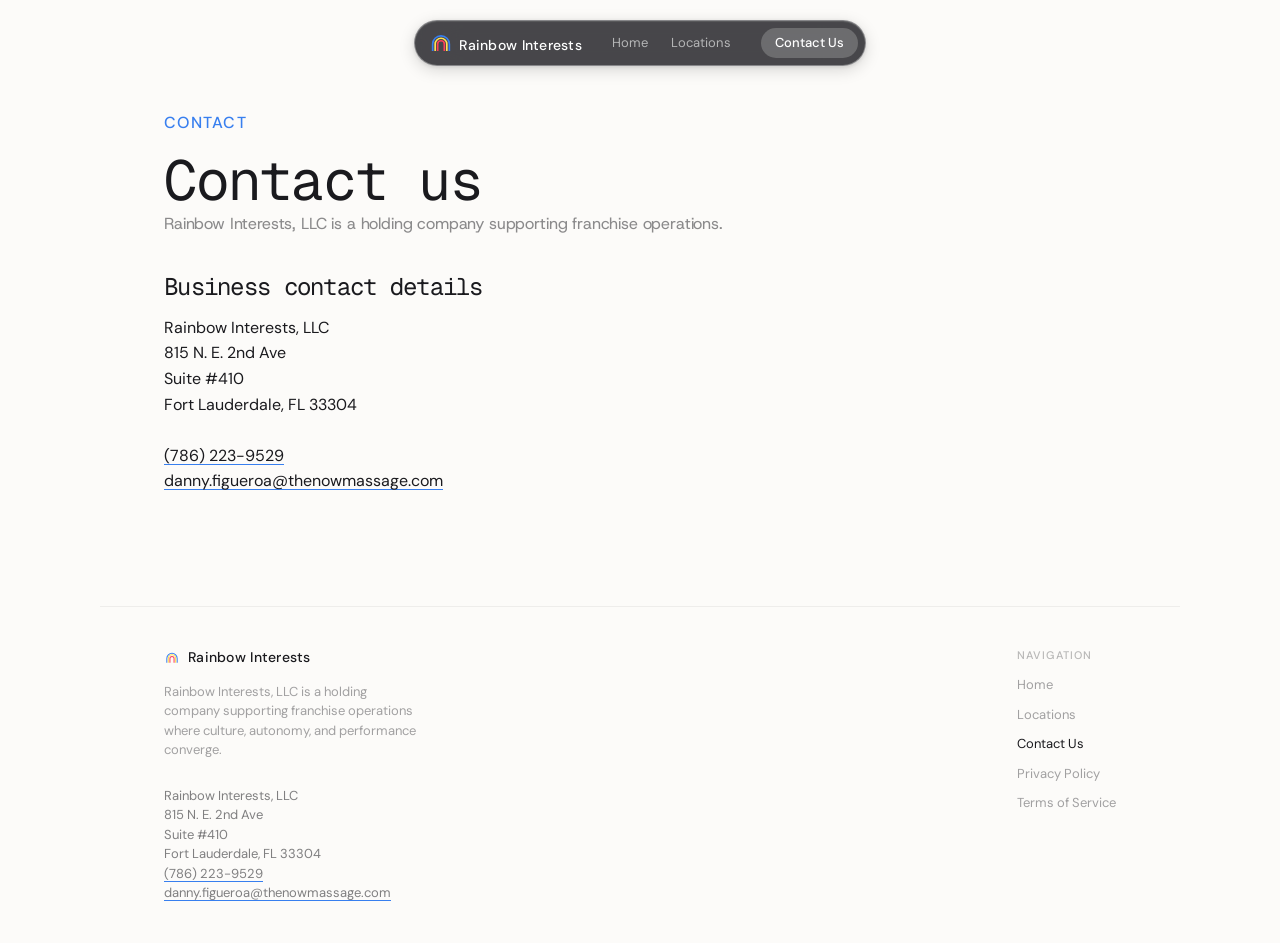
<file: contact.html>
<!doctype html>
<html lang="en">
<head>
  <script>document.documentElement.classList.add('js');</script>
  <meta charset="utf-8">
  <meta name="viewport" content="width=device-width, initial-scale=1">
  <title>Contact Us | Rainbow Interests</title>
  <meta name="description" content="Contact details for Rainbow Interests, LLC.">
  <link rel="preconnect" href="https://fonts.googleapis.com">
  <link rel="preconnect" href="https://fonts.gstatic.com" crossorigin>
  <link href="https://fonts.googleapis.com/css2?family=DM+Sans:wght@400;500&family=Host+Grotesk:wght@400&family=Geist+Mono:wght@300;400;500;600&display=swap" rel="stylesheet">
  <link rel="stylesheet" href="site.css">
  <link rel="stylesheet" href="legal.css">
  <script src="site.js" defer></script>
</head>
<body>
  <div class="page">
    <!-- site-nav -->
    <nav class="nav-outer" aria-label="Primary navigation">
      <div class="nav-pill" id="navPill">
        <a href="index.html" class="nav-logo-group">
          <img src="logo-dark.svg" alt="Rainbow Interests logo" class="nav-logo-img">
          <span class="nav-brand">Rainbow Interests</span>
        </a>
        <div class="nav-links">
          <a href="index.html">Home</a>
          <a href="locations.html">Locations</a>
        </div>
        <a href="contact.html" class="nav-get-started" aria-current="page">Contact Us</a>
        <button type="button" class="nav-hamburger" id="hamburgerBtn" aria-label="Open menu" aria-expanded="false" aria-controls="mobileNav">
          <span></span>
        </button>
      </div>
    </nav>
    <!-- /site-nav -->

    <!-- site-overlay -->
    <div class="mobile-nav-overlay" id="mobileNav" role="dialog" aria-modal="true" aria-label="Menu" aria-hidden="true">
      <a href="index.html">Home</a>
      <a href="locations.html">Locations</a>
      <a href="contact.html" aria-current="page">Contact Us</a>
      <button type="button" class="mobile-nav-close" id="mobileNavClose" aria-label="Close menu"></button>
    </div>
    <!-- /site-overlay -->

    <main class="legal-main content-wrap">
      <p class="eyebrow">Contact</p>
      <h1>Contact us</h1>
      <p class="intro">Rainbow Interests, LLC is a holding company supporting franchise operations.</p>
      <section class="legal-section">
        <h2>Business contact details</h2>
        <address>Rainbow Interests, LLC<br>815 N. E. 2nd Ave<br>Suite #410<br>Fort Lauderdale, FL 33304<br><br><a href="tel:+17862239529">(786) 223-9529</a><br><a href="mailto:danny.figueroa@thenowmassage.com">danny.figueroa@thenowmassage.com</a></address>
      </section>
    </main>

    <!-- site-footer -->
    <footer class="footer content-wrap">
      <div class="footer-left">
        <a href="index.html" class="footer-logo">
          <svg viewBox="-20 -40 240 170" xmlns="http://www.w3.org/2000/svg">
            <path d="M 20 120 L 20 60 A 80 80 0 0 1 180 60 L 180 120" fill="none" stroke="#387FEF" stroke-width="16" stroke-linecap="square"/>
            <path d="M 44 120 L 44 60 A 56 56 0 0 1 156 60 L 156 120" fill="none" stroke="#FFE154" stroke-width="16" stroke-linecap="square"/>
            <path d="M 68 120 L 68 60 A 32 32 0 0 1 132 60 L 132 120" fill="none" stroke="#FF3F5A" stroke-width="16" stroke-linecap="square"/>
          </svg>
          <span>Rainbow Interests</span>
        </a>
        <p class="footer-desc">Rainbow Interests, LLC is a holding company supporting franchise operations where culture, autonomy, and performance converge.</p>
        <address class="footer-address">Rainbow Interests, LLC<br>815 N. E. 2nd Ave<br>Suite #410<br>Fort Lauderdale, FL 33304<br><a href="tel:+17862239529">(786) 223-9529</a><br><a href="mailto:danny.figueroa@thenowmassage.com">danny.figueroa@thenowmassage.com</a></address>
      </div>
      <div class="footer-right">
        <span class="footer-right-heading">Navigation</span>
        <nav class="footer-nav" aria-label="Footer navigation">
          <a href="index.html">Home</a>
          <a href="locations.html">Locations</a>
          <a href="contact.html" aria-current="page">Contact Us</a>
          <a href="privacy.html">Privacy Policy</a>
          <a href="terms.html">Terms of Service</a>
        </nav>
      </div>
    </footer>
    <!-- /site-footer -->
  </div>
</body>
</html>
</file>
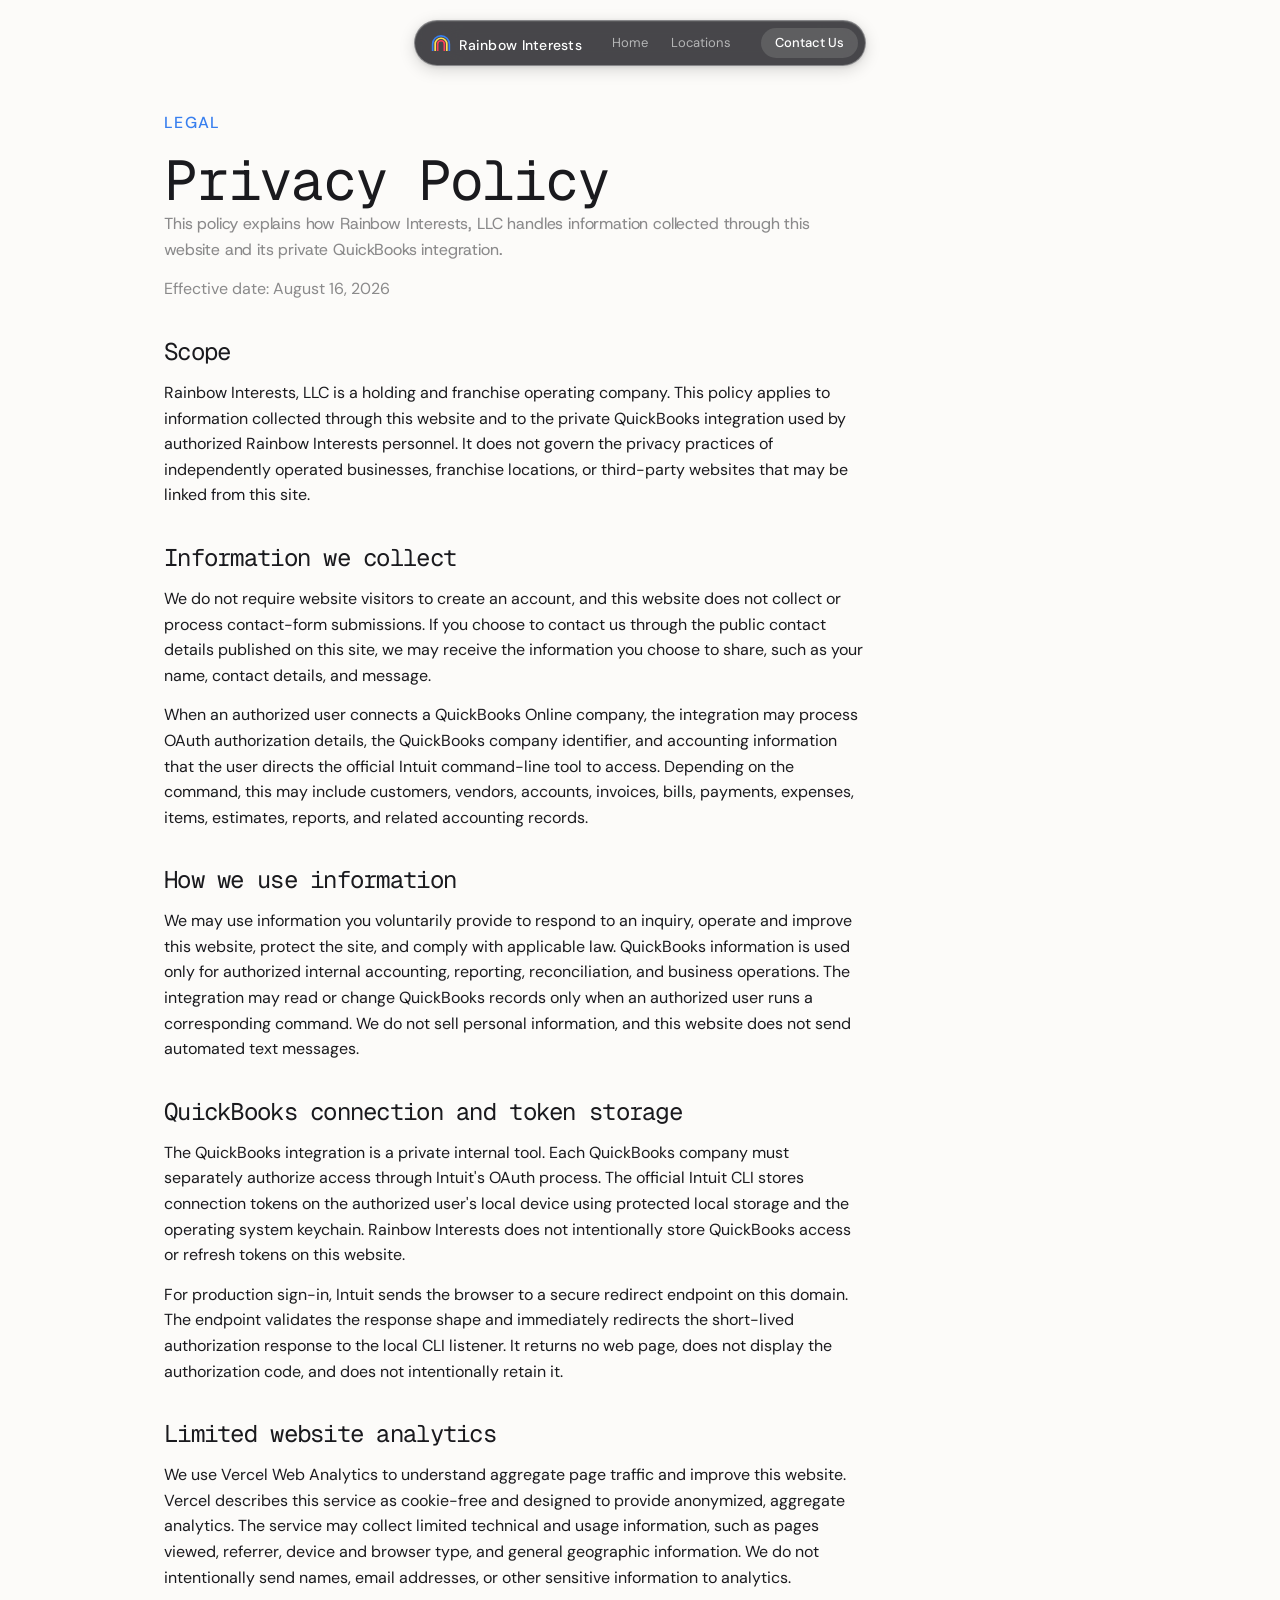
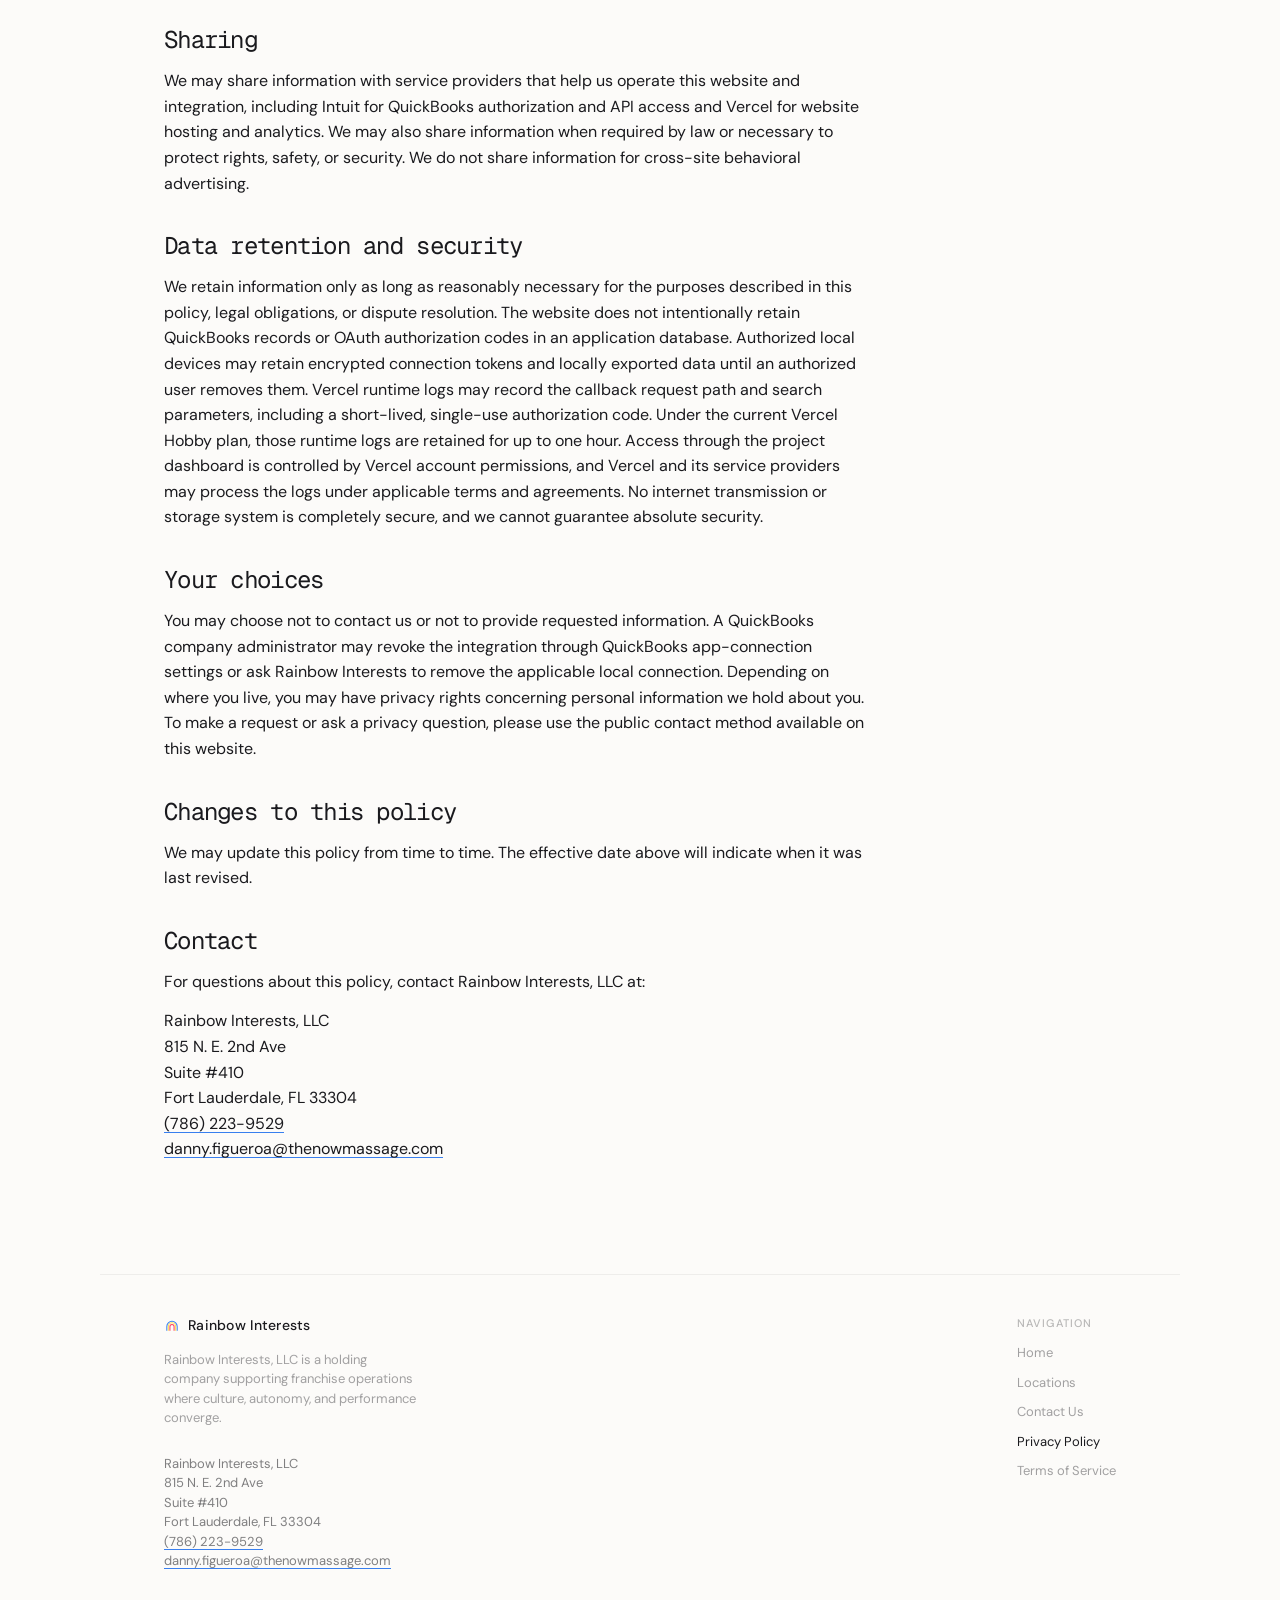
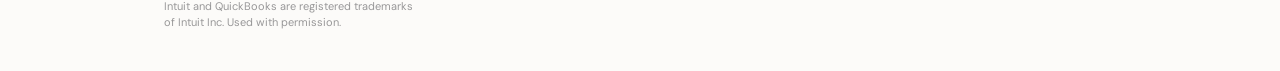
<file: privacy.html>
<!doctype html>
<html lang="en">
<head>
  <script>document.documentElement.classList.add('js');</script>
  <meta charset="utf-8">
  <meta name="viewport" content="width=device-width, initial-scale=1">
  <title>Privacy Policy | Rainbow Interests</title>
  <meta name="description" content="Privacy Policy for Rainbow Interests, LLC.">
  <link rel="preconnect" href="https://fonts.googleapis.com">
  <link rel="preconnect" href="https://fonts.gstatic.com" crossorigin>
  <link href="https://fonts.googleapis.com/css2?family=DM+Sans:wght@400;500&family=Host+Grotesk:wght@400&family=Geist+Mono:wght@300;400;500;600&display=swap" rel="stylesheet">
  <link rel="stylesheet" href="site.css">
  <link rel="stylesheet" href="legal.css">
  <script src="site.js" defer></script>
</head>
<body>
  <div class="page">
    <!-- site-nav -->
    <nav class="nav-outer" aria-label="Primary navigation">
      <div class="nav-pill" id="navPill">
        <a href="index.html" class="nav-logo-group">
          <img src="logo-dark.svg" alt="Rainbow Interests logo" class="nav-logo-img">
          <span class="nav-brand">Rainbow Interests</span>
        </a>
        <div class="nav-links">
          <a href="index.html">Home</a>
          <a href="locations.html">Locations</a>
        </div>
        <a href="contact.html" class="nav-get-started">Contact Us</a>
        <button type="button" class="nav-hamburger" id="hamburgerBtn" aria-label="Open menu" aria-expanded="false" aria-controls="mobileNav">
          <span></span>
        </button>
      </div>
    </nav>
    <!-- /site-nav -->

    <!-- site-overlay -->
    <div class="mobile-nav-overlay" id="mobileNav" role="dialog" aria-modal="true" aria-label="Menu" aria-hidden="true">
      <a href="index.html">Home</a>
      <a href="locations.html">Locations</a>
      <a href="contact.html">Contact Us</a>
      <button type="button" class="mobile-nav-close" id="mobileNavClose" aria-label="Close menu"></button>
    </div>
    <!-- /site-overlay -->

    <main class="legal-main content-wrap">
      <p class="eyebrow">Legal</p>
      <h1>Privacy Policy</h1>
      <p class="intro">This policy explains how Rainbow Interests, LLC handles information collected through this website and its private QuickBooks integration.</p>
      <p class="effective">Effective date: August 16, 2026</p>

      <section class="legal-section"><h2>Scope</h2><p>Rainbow Interests, LLC is a holding and franchise operating company. This policy applies to information collected through this website and to the private QuickBooks integration used by authorized Rainbow Interests personnel. It does not govern the privacy practices of independently operated businesses, franchise locations, or third-party websites that may be linked from this site.</p></section>
      <section class="legal-section"><h2>Information we collect</h2><p>We do not require website visitors to create an account, and this website does not collect or process contact-form submissions. If you choose to contact us through the public contact details published on this site, we may receive the information you choose to share, such as your name, contact details, and message.</p><p>When an authorized user connects a QuickBooks Online company, the integration may process OAuth authorization details, the QuickBooks company identifier, and accounting information that the user directs the official Intuit command-line tool to access. Depending on the command, this may include customers, vendors, accounts, invoices, bills, payments, expenses, items, estimates, reports, and related accounting records.</p></section>
      <section class="legal-section"><h2>How we use information</h2><p>We may use information you voluntarily provide to respond to an inquiry, operate and improve this website, protect the site, and comply with applicable law. QuickBooks information is used only for authorized internal accounting, reporting, reconciliation, and business operations. The integration may read or change QuickBooks records only when an authorized user runs a corresponding command. We do not sell personal information, and this website does not send automated text messages.</p></section>
      <section class="legal-section"><h2>QuickBooks connection and token storage</h2><p>The QuickBooks integration is a private internal tool. Each QuickBooks company must separately authorize access through Intuit's OAuth process. The official Intuit CLI stores connection tokens on the authorized user's local device using protected local storage and the operating system keychain. Rainbow Interests does not intentionally store QuickBooks access or refresh tokens on this website.</p><p>For production sign-in, Intuit sends the browser to a secure redirect endpoint on this domain. The endpoint validates the response shape and immediately redirects the short-lived authorization response to the local CLI listener. It returns no web page, does not display the authorization code, and does not intentionally retain it.</p></section>
      <section class="legal-section"><h2>Limited website analytics</h2><p>We use Vercel Web Analytics to understand aggregate page traffic and improve this website. Vercel describes this service as cookie-free and designed to provide anonymized, aggregate analytics. The service may collect limited technical and usage information, such as pages viewed, referrer, device and browser type, and general geographic information. We do not intentionally send names, email addresses, or other sensitive information to analytics.</p></section>
      <section class="legal-section"><h2>Sharing</h2><p>We may share information with service providers that help us operate this website and integration, including Intuit for QuickBooks authorization and API access and Vercel for website hosting and analytics. We may also share information when required by law or necessary to protect rights, safety, or security. We do not share information for cross-site behavioral advertising.</p></section>
      <section class="legal-section"><h2>Data retention and security</h2><p>We retain information only as long as reasonably necessary for the purposes described in this policy, legal obligations, or dispute resolution. The website does not intentionally retain QuickBooks records or OAuth authorization codes in an application database. Authorized local devices may retain encrypted connection tokens and locally exported data until an authorized user removes them. Vercel runtime logs may record the callback request path and search parameters, including a short-lived, single-use authorization code. Under the current Vercel Hobby plan, those runtime logs are retained for up to one hour. Access through the project dashboard is controlled by Vercel account permissions, and Vercel and its service providers may process the logs under applicable terms and agreements. No internet transmission or storage system is completely secure, and we cannot guarantee absolute security.</p></section>
      <section class="legal-section"><h2>Your choices</h2><p>You may choose not to contact us or not to provide requested information. A QuickBooks company administrator may revoke the integration through QuickBooks app-connection settings or ask Rainbow Interests to remove the applicable local connection. Depending on where you live, you may have privacy rights concerning personal information we hold about you. To make a request or ask a privacy question, please use the public contact method available on this website.</p></section>
      <section class="legal-section"><h2>Changes to this policy</h2><p>We may update this policy from time to time. The effective date above will indicate when it was last revised.</p></section>
      <section class="legal-section"><h2>Contact</h2><p>For questions about this policy, contact Rainbow Interests, LLC at:</p><address>Rainbow Interests, LLC<br>815 N. E. 2nd Ave<br>Suite #410<br>Fort Lauderdale, FL 33304<br><a href="tel:+17862239529">(786) 223-9529</a><br><a href="mailto:danny.figueroa@thenowmassage.com">danny.figueroa@thenowmassage.com</a></address></section>
    </main>

    <!-- site-footer -->
    <footer class="footer content-wrap">
      <div class="footer-left">
        <a href="index.html" class="footer-logo">
          <svg viewBox="-20 -40 240 170" xmlns="http://www.w3.org/2000/svg">
            <path d="M 20 120 L 20 60 A 80 80 0 0 1 180 60 L 180 120" fill="none" stroke="#387FEF" stroke-width="16" stroke-linecap="square"/>
            <path d="M 44 120 L 44 60 A 56 56 0 0 1 156 60 L 156 120" fill="none" stroke="#FFE154" stroke-width="16" stroke-linecap="square"/>
            <path d="M 68 120 L 68 60 A 32 32 0 0 1 132 60 L 132 120" fill="none" stroke="#FF3F5A" stroke-width="16" stroke-linecap="square"/>
          </svg>
          <span>Rainbow Interests</span>
        </a>
        <p class="footer-desc">Rainbow Interests, LLC is a holding company supporting franchise operations where culture, autonomy, and performance converge.</p>
        <address class="footer-address">Rainbow Interests, LLC<br>815 N. E. 2nd Ave<br>Suite #410<br>Fort Lauderdale, FL 33304<br><a href="tel:+17862239529">(786) 223-9529</a><br><a href="mailto:danny.figueroa@thenowmassage.com">danny.figueroa@thenowmassage.com</a></address>
        <p class="trademark-notice">Intuit and QuickBooks are registered trademarks of Intuit Inc. Used with permission.</p>
      </div>
      <div class="footer-right">
        <span class="footer-right-heading">Navigation</span>
        <nav class="footer-nav" aria-label="Footer navigation">
          <a href="index.html">Home</a>
          <a href="locations.html">Locations</a>
          <a href="contact.html">Contact Us</a>
          <a href="privacy.html" aria-current="page">Privacy Policy</a>
          <a href="terms.html">Terms of Service</a>
        </nav>
      </div>
    </footer>
    <!-- /site-footer -->
  </div>
</body>
</html>
</file>
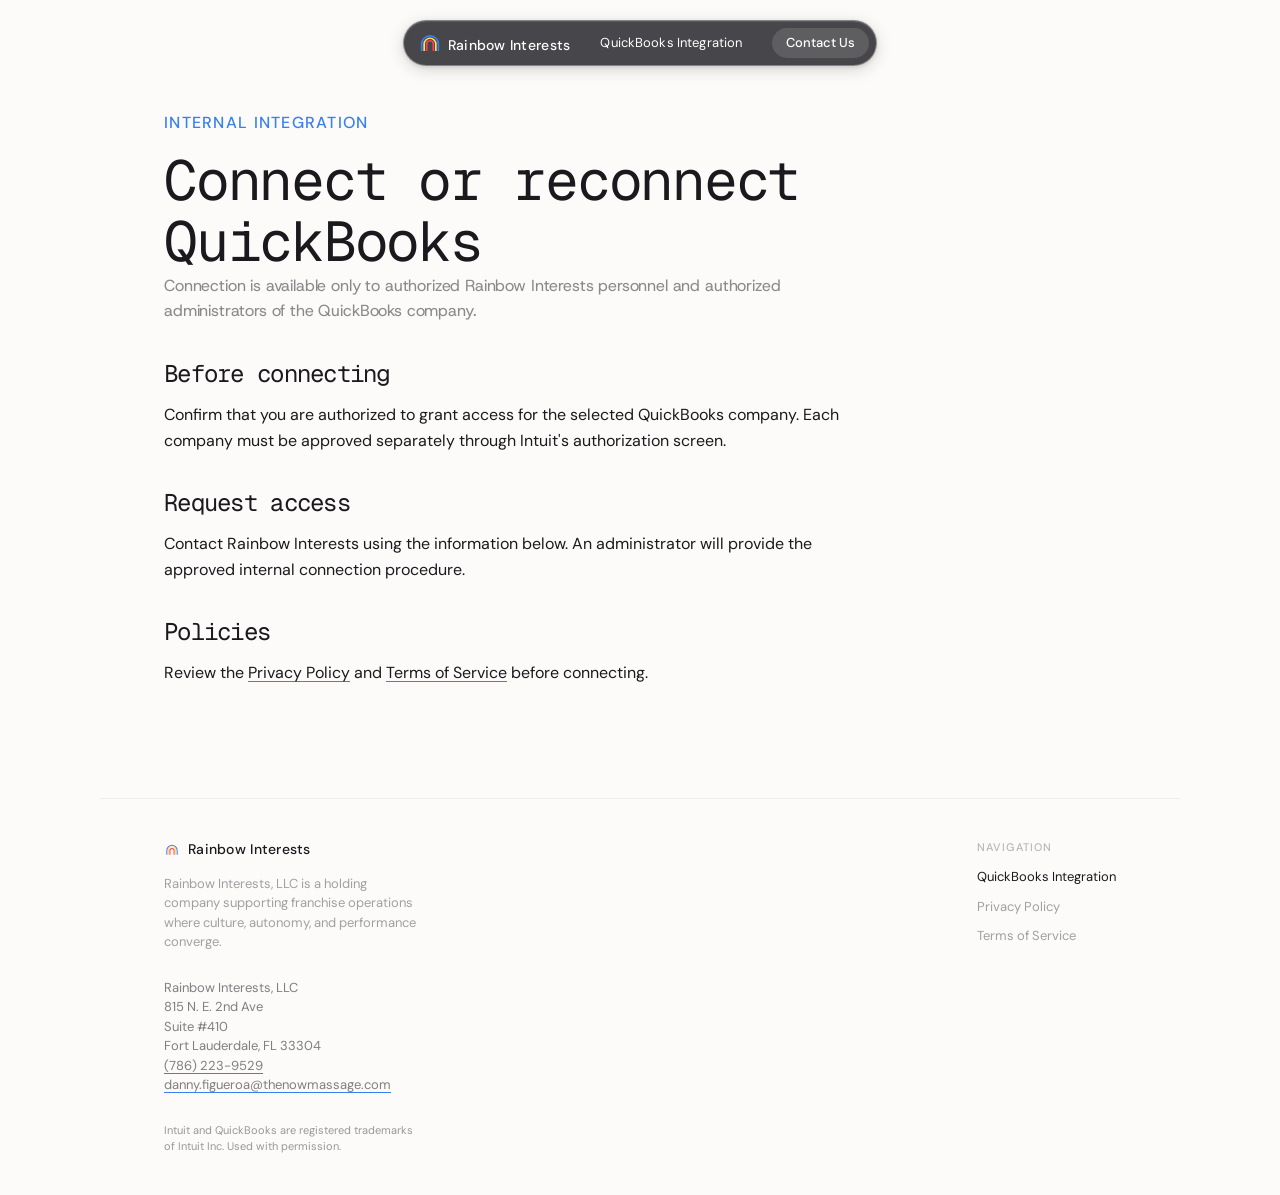
<file: quickbooks-connect.html>
<!doctype html>
<html lang="en">
<head>
  <script>document.documentElement.classList.add('js');</script>
  <meta charset="utf-8">
  <meta name="viewport" content="width=device-width, initial-scale=1">
  <meta name="robots" content="noindex, nofollow">
  <title>Connect QuickBooks | Rainbow Interests</title>
  <meta name="description" content="Connection information for the private Rainbow Interests QuickBooks integration.">
  <link rel="preconnect" href="https://fonts.googleapis.com">
  <link rel="preconnect" href="https://fonts.gstatic.com" crossorigin>
  <link href="https://fonts.googleapis.com/css2?family=DM+Sans:wght@400;500&family=Host+Grotesk:wght@400&family=Geist+Mono:wght@300;400;500;600&display=swap" rel="stylesheet">
  <link rel="stylesheet" href="site.css">
  <link rel="stylesheet" href="legal.css">
  <script src="site.js" defer></script>
</head>
<body>
  <div class="page">
    <!-- site-nav -->
    <nav class="nav-outer" aria-label="Primary navigation">
      <div class="nav-pill" id="navPill">
        <a href="index.html" class="nav-logo-group">
          <img src="logo-dark.svg" alt="Rainbow Interests logo" class="nav-logo-img">
          <span class="nav-brand">Rainbow Interests</span>
        </a>
        <div class="nav-links">
          <a href="quickbooks.html" aria-current="page">QuickBooks Integration</a>
        </div>
        <a href="contact.html" class="nav-get-started">Contact Us</a>
        <button type="button" class="nav-hamburger" id="hamburgerBtn" aria-label="Open menu" aria-expanded="false" aria-controls="mobileNav">
          <span></span>
        </button>
      </div>
    </nav>
    <!-- /site-nav -->

    <!-- site-overlay -->
    <div class="mobile-nav-overlay" id="mobileNav" role="dialog" aria-modal="true" aria-label="Menu" aria-hidden="true">
      <a href="quickbooks.html" aria-current="page">QuickBooks Integration</a>
      <a href="contact.html">Contact Us</a>
      <button type="button" class="mobile-nav-close" id="mobileNavClose" aria-label="Close menu"></button>
    </div>
    <!-- /site-overlay -->

    <main class="legal-main content-wrap">
      <p class="eyebrow">Internal integration</p>
      <h1>Connect or reconnect QuickBooks</h1>
      <p class="intro">Connection is available only to authorized Rainbow Interests personnel and authorized administrators of the QuickBooks company.</p>
      <section class="legal-section"><h2>Before connecting</h2><p>Confirm that you are authorized to grant access for the selected QuickBooks company. Each company must be approved separately through Intuit's authorization screen.</p></section>
      <section class="legal-section"><h2>Request access</h2><p>Contact Rainbow Interests using the information below. An administrator will provide the approved internal connection procedure.</p></section>
      <section class="legal-section"><h2>Policies</h2><p>Review the <a href="privacy.html">Privacy Policy</a> and <a href="terms.html">Terms of Service</a> before connecting.</p></section>
    </main>

    <!-- site-footer -->
    <footer class="footer content-wrap">
      <div class="footer-left">
        <a href="index.html" class="footer-logo">
          <svg viewBox="-20 -40 240 170" xmlns="http://www.w3.org/2000/svg">
            <path d="M 20 120 L 20 60 A 80 80 0 0 1 180 60 L 180 120" fill="none" stroke="#387FEF" stroke-width="16" stroke-linecap="square"/>
            <path d="M 44 120 L 44 60 A 56 56 0 0 1 156 60 L 156 120" fill="none" stroke="#FFE154" stroke-width="16" stroke-linecap="square"/>
            <path d="M 68 120 L 68 60 A 32 32 0 0 1 132 60 L 132 120" fill="none" stroke="#FF3F5A" stroke-width="16" stroke-linecap="square"/>
          </svg>
          <span>Rainbow Interests</span>
        </a>
        <p class="footer-desc">Rainbow Interests, LLC is a holding company supporting franchise operations where culture, autonomy, and performance converge.</p>
        <address class="footer-address">Rainbow Interests, LLC<br>815 N. E. 2nd Ave<br>Suite #410<br>Fort Lauderdale, FL 33304<br><a href="tel:+17862239529">(786) 223-9529</a><br><a href="mailto:danny.figueroa@thenowmassage.com">danny.figueroa@thenowmassage.com</a></address>
        <p class="trademark-notice">Intuit and QuickBooks are registered trademarks of Intuit Inc. Used with permission.</p>
      </div>
      <div class="footer-right">
        <span class="footer-right-heading">Navigation</span>
        <nav class="footer-nav" aria-label="Footer navigation">
          <a href="quickbooks.html" aria-current="page">QuickBooks Integration</a>
          <a href="privacy.html">Privacy Policy</a>
          <a href="terms.html">Terms of Service</a>
        </nav>
      </div>
    </footer>
    <!-- /site-footer -->
  </div>
</body>
</html>
</file>
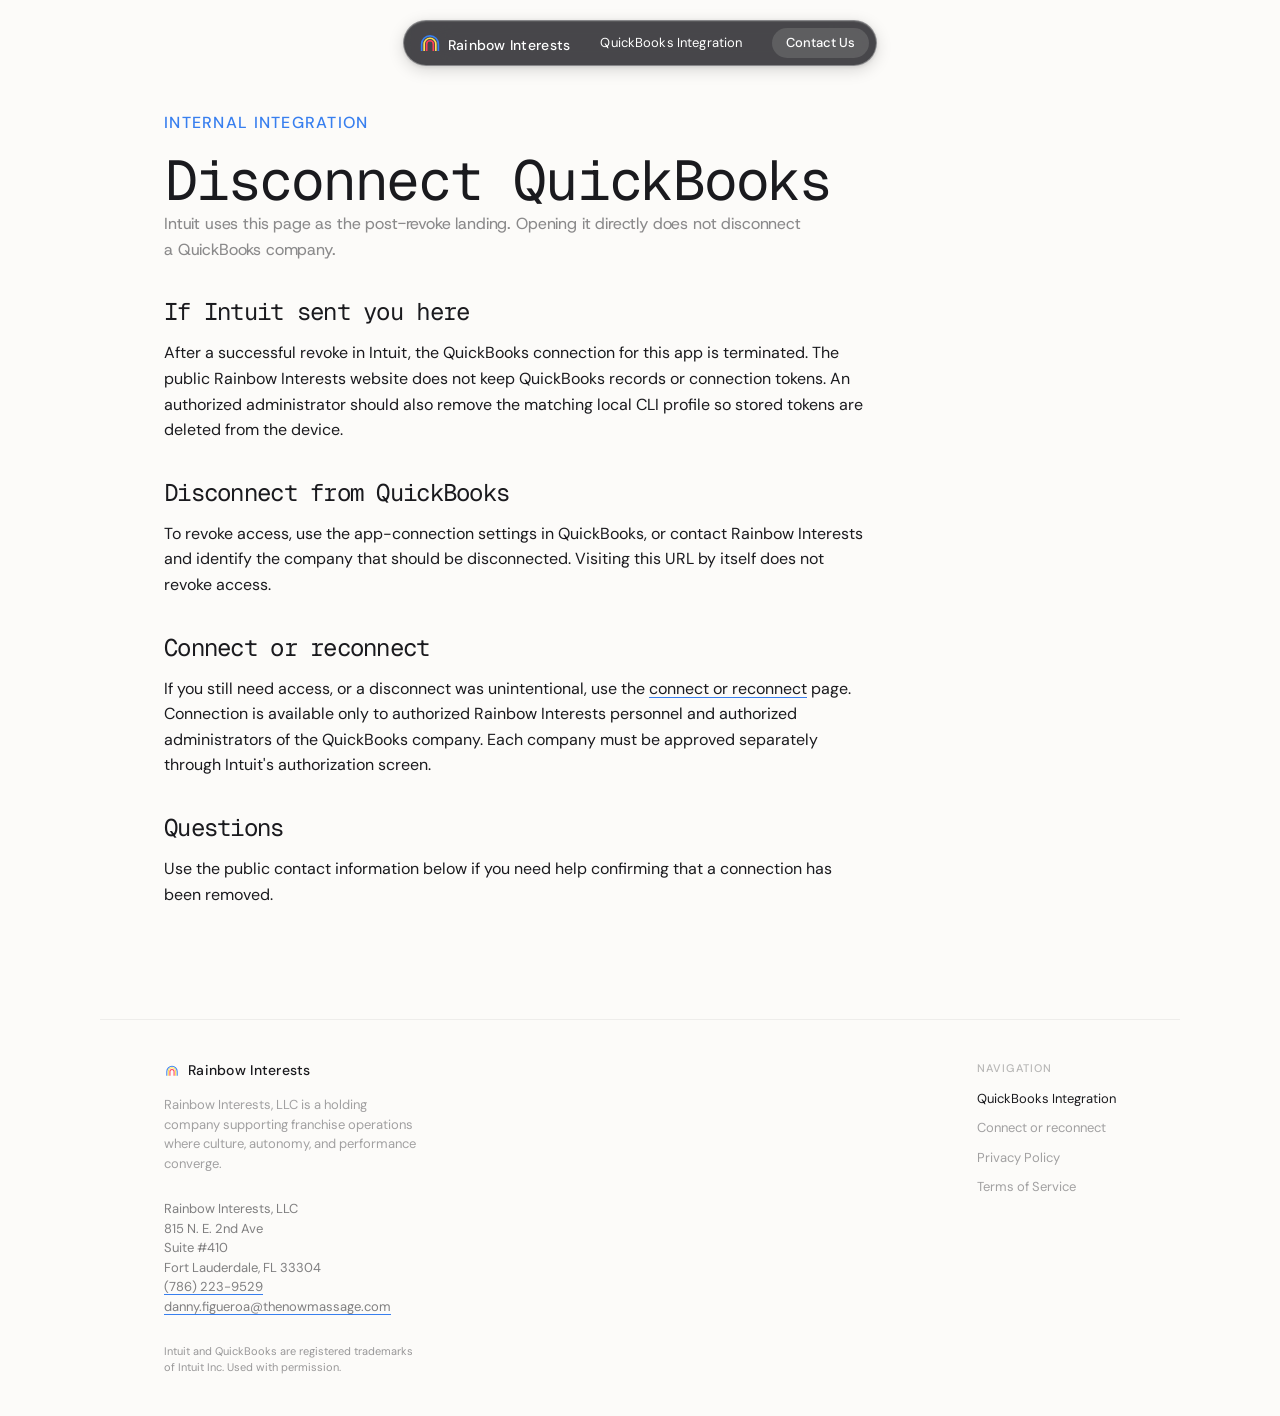
<file: quickbooks-disconnect.html>
<!doctype html>
<html lang="en">
<head>
  <script>document.documentElement.classList.add('js');</script>
  <meta charset="utf-8">
  <meta name="viewport" content="width=device-width, initial-scale=1">
  <meta name="robots" content="noindex, nofollow">
  <title>Disconnect QuickBooks | Rainbow Interests</title>
  <meta name="description" content="Disconnect the Rainbow Interests QuickBooks integration, or connect again after access is revoked in Intuit.">
  <link rel="preconnect" href="https://fonts.googleapis.com">
  <link rel="preconnect" href="https://fonts.gstatic.com" crossorigin>
  <link href="https://fonts.googleapis.com/css2?family=DM+Sans:wght@400;500&family=Host+Grotesk:wght@400&family=Geist+Mono:wght@300;400;500;600&display=swap" rel="stylesheet">
  <link rel="stylesheet" href="site.css">
  <link rel="stylesheet" href="legal.css">
  <script src="site.js" defer></script>
</head>
<body>
  <div class="page">
    <!-- site-nav -->
    <nav class="nav-outer" aria-label="Primary navigation">
      <div class="nav-pill" id="navPill">
        <a href="index.html" class="nav-logo-group">
          <img src="logo-dark.svg" alt="Rainbow Interests logo" class="nav-logo-img">
          <span class="nav-brand">Rainbow Interests</span>
        </a>
        <div class="nav-links">
          <a href="quickbooks.html" aria-current="page">QuickBooks Integration</a>
        </div>
        <a href="contact.html" class="nav-get-started">Contact Us</a>
        <button type="button" class="nav-hamburger" id="hamburgerBtn" aria-label="Open menu" aria-expanded="false" aria-controls="mobileNav">
          <span></span>
        </button>
      </div>
    </nav>
    <!-- /site-nav -->

    <!-- site-overlay -->
    <div class="mobile-nav-overlay" id="mobileNav" role="dialog" aria-modal="true" aria-label="Menu" aria-hidden="true">
      <a href="quickbooks.html" aria-current="page">QuickBooks Integration</a>
      <a href="contact.html">Contact Us</a>
      <button type="button" class="mobile-nav-close" id="mobileNavClose" aria-label="Close menu"></button>
    </div>
    <!-- /site-overlay -->

    <main class="legal-main content-wrap">
      <p class="eyebrow">Internal integration</p>
      <h1>Disconnect QuickBooks</h1>
      <p class="intro">Intuit uses this page as the post-revoke landing. Opening it directly does not disconnect a QuickBooks company.</p>
      <section class="legal-section"><h2>If Intuit sent you here</h2><p>After a successful revoke in Intuit, the QuickBooks connection for this app is terminated. The public Rainbow Interests website does not keep QuickBooks records or connection tokens. An authorized administrator should also remove the matching local CLI profile so stored tokens are deleted from the device.</p></section>
      <section class="legal-section"><h2>Disconnect from QuickBooks</h2><p>To revoke access, use the app-connection settings in QuickBooks, or contact Rainbow Interests and identify the company that should be disconnected. Visiting this URL by itself does not revoke access.</p></section>
      <section class="legal-section"><h2>Connect or reconnect</h2><p>If you still need access, or a disconnect was unintentional, use the <a href="quickbooks-connect.html">connect or reconnect</a> page. Connection is available only to authorized Rainbow Interests personnel and authorized administrators of the QuickBooks company. Each company must be approved separately through Intuit's authorization screen.</p></section>
      <section class="legal-section"><h2>Questions</h2><p>Use the public contact information below if you need help confirming that a connection has been removed.</p></section>
    </main>

    <!-- site-footer -->
    <footer class="footer content-wrap">
      <div class="footer-left">
        <a href="index.html" class="footer-logo">
          <svg viewBox="-20 -40 240 170" xmlns="http://www.w3.org/2000/svg">
            <path d="M 20 120 L 20 60 A 80 80 0 0 1 180 60 L 180 120" fill="none" stroke="#387FEF" stroke-width="16" stroke-linecap="square"/>
            <path d="M 44 120 L 44 60 A 56 56 0 0 1 156 60 L 156 120" fill="none" stroke="#FFE154" stroke-width="16" stroke-linecap="square"/>
            <path d="M 68 120 L 68 60 A 32 32 0 0 1 132 60 L 132 120" fill="none" stroke="#FF3F5A" stroke-width="16" stroke-linecap="square"/>
          </svg>
          <span>Rainbow Interests</span>
        </a>
        <p class="footer-desc">Rainbow Interests, LLC is a holding company supporting franchise operations where culture, autonomy, and performance converge.</p>
        <address class="footer-address">Rainbow Interests, LLC<br>815 N. E. 2nd Ave<br>Suite #410<br>Fort Lauderdale, FL 33304<br><a href="tel:+17862239529">(786) 223-9529</a><br><a href="mailto:danny.figueroa@thenowmassage.com">danny.figueroa@thenowmassage.com</a></address>
        <p class="trademark-notice">Intuit and QuickBooks are registered trademarks of Intuit Inc. Used with permission.</p>
      </div>
      <div class="footer-right">
        <span class="footer-right-heading">Navigation</span>
        <nav class="footer-nav" aria-label="Footer navigation">
          <a href="quickbooks.html" aria-current="page">QuickBooks Integration</a>
          <a href="quickbooks-connect.html">Connect or reconnect</a>
          <a href="privacy.html">Privacy Policy</a>
          <a href="terms.html">Terms of Service</a>
        </nav>
      </div>
    </footer>
    <!-- /site-footer -->
  </div>
</body>
</html>
</file>
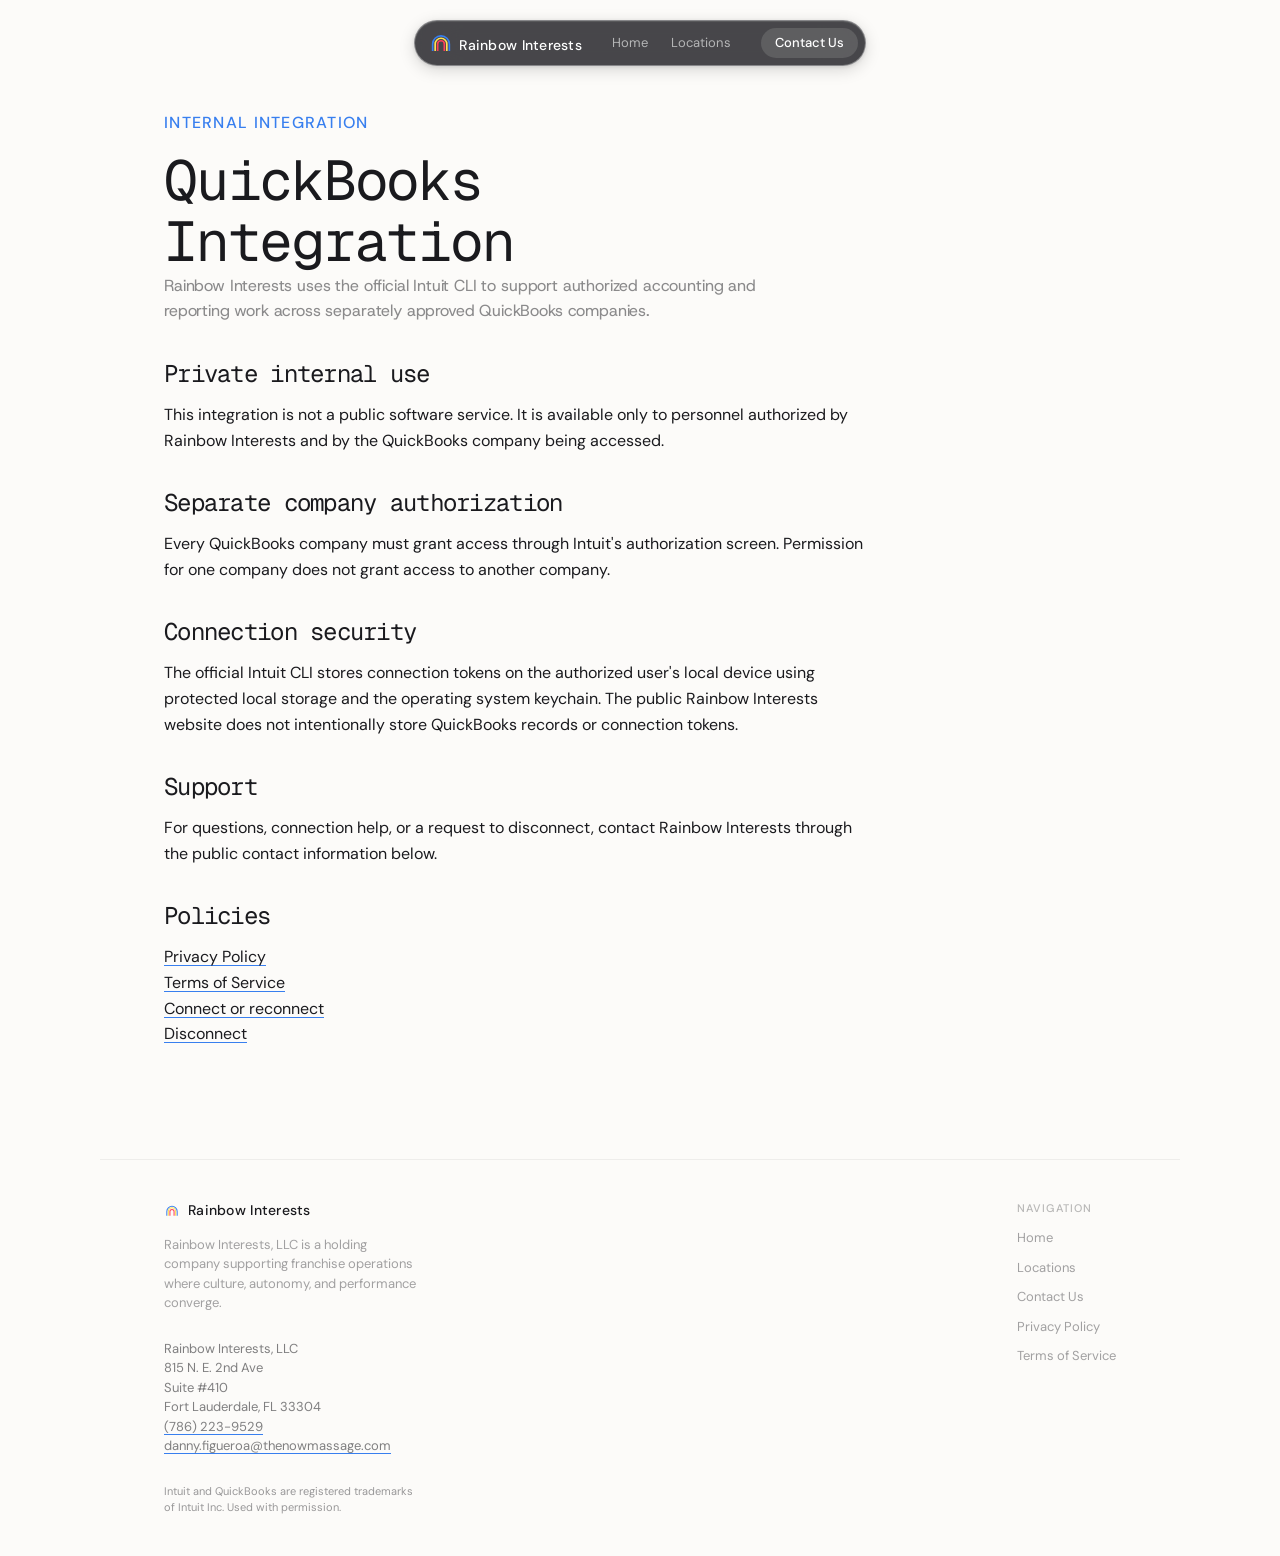
<file: quickbooks.html>
<!doctype html>
<html lang="en">
<head>
  <script>document.documentElement.classList.add('js');</script>
  <meta charset="utf-8">
  <meta name="viewport" content="width=device-width, initial-scale=1">
  <meta name="robots" content="noindex, nofollow">
  <title>QuickBooks Integration | Rainbow Interests</title>
  <meta name="description" content="Private QuickBooks integration information for Rainbow Interests, LLC.">
  <link rel="preconnect" href="https://fonts.googleapis.com">
  <link rel="preconnect" href="https://fonts.gstatic.com" crossorigin>
  <link href="https://fonts.googleapis.com/css2?family=DM+Sans:wght@400;500&family=Host+Grotesk:wght@400&family=Geist+Mono:wght@300;400;500;600&display=swap" rel="stylesheet">
  <link rel="stylesheet" href="site.css">
  <link rel="stylesheet" href="legal.css">
  <script src="site.js" defer></script>
</head>
<body>
  <div class="page">
    <!-- site-nav -->
    <nav class="nav-outer" aria-label="Primary navigation">
      <div class="nav-pill" id="navPill">
        <a href="index.html" class="nav-logo-group">
          <img src="logo-dark.svg" alt="Rainbow Interests logo" class="nav-logo-img">
          <span class="nav-brand">Rainbow Interests</span>
        </a>
        <div class="nav-links">
          <a href="index.html">Home</a>
          <a href="locations.html">Locations</a>
        </div>
        <a href="contact.html" class="nav-get-started">Contact Us</a>
        <button type="button" class="nav-hamburger" id="hamburgerBtn" aria-label="Open menu" aria-expanded="false" aria-controls="mobileNav">
          <span></span>
        </button>
      </div>
    </nav>
    <!-- /site-nav -->

    <!-- site-overlay -->
    <div class="mobile-nav-overlay" id="mobileNav" role="dialog" aria-modal="true" aria-label="Menu" aria-hidden="true">
      <a href="index.html">Home</a>
      <a href="locations.html">Locations</a>
      <a href="contact.html">Contact Us</a>
      <button type="button" class="mobile-nav-close" id="mobileNavClose" aria-label="Close menu"></button>
    </div>
    <!-- /site-overlay -->

    <main class="legal-main content-wrap">
      <p class="eyebrow">Internal integration</p>
      <h1>QuickBooks Integration</h1>
      <p class="intro">Rainbow Interests uses the official Intuit CLI to support authorized accounting and reporting work across separately approved QuickBooks companies.</p>

      <section class="legal-section"><h2>Private internal use</h2><p>This integration is not a public software service. It is available only to personnel authorized by Rainbow Interests and by the QuickBooks company being accessed.</p></section>
      <section class="legal-section"><h2>Separate company authorization</h2><p>Every QuickBooks company must grant access through Intuit's authorization screen. Permission for one company does not grant access to another company.</p></section>
      <section class="legal-section"><h2>Connection security</h2><p>The official Intuit CLI stores connection tokens on the authorized user's local device using protected local storage and the operating system keychain. The public Rainbow Interests website does not intentionally store QuickBooks records or connection tokens.</p></section>
      <section class="legal-section"><h2>Support</h2><p>For questions, connection help, or a request to disconnect, contact Rainbow Interests through the public contact information below.</p></section>
      <section class="legal-section"><h2>Policies</h2><p><a href="privacy.html">Privacy Policy</a><br><a href="terms.html">Terms of Service</a><br><a href="quickbooks-connect.html">Connect or reconnect</a><br><a href="quickbooks-disconnect.html">Disconnect</a></p></section>
    </main>

    <!-- site-footer -->
    <footer class="footer content-wrap">
      <div class="footer-left">
        <a href="index.html" class="footer-logo">
          <svg viewBox="-20 -40 240 170" xmlns="http://www.w3.org/2000/svg">
            <path d="M 20 120 L 20 60 A 80 80 0 0 1 180 60 L 180 120" fill="none" stroke="#387FEF" stroke-width="16" stroke-linecap="square"/>
            <path d="M 44 120 L 44 60 A 56 56 0 0 1 156 60 L 156 120" fill="none" stroke="#FFE154" stroke-width="16" stroke-linecap="square"/>
            <path d="M 68 120 L 68 60 A 32 32 0 0 1 132 60 L 132 120" fill="none" stroke="#FF3F5A" stroke-width="16" stroke-linecap="square"/>
          </svg>
          <span>Rainbow Interests</span>
        </a>
        <p class="footer-desc">Rainbow Interests, LLC is a holding company supporting franchise operations where culture, autonomy, and performance converge.</p>
        <address class="footer-address">Rainbow Interests, LLC<br>815 N. E. 2nd Ave<br>Suite #410<br>Fort Lauderdale, FL 33304<br><a href="tel:+17862239529">(786) 223-9529</a><br><a href="mailto:danny.figueroa@thenowmassage.com">danny.figueroa@thenowmassage.com</a></address>
        <p class="trademark-notice">Intuit and QuickBooks are registered trademarks of Intuit Inc. Used with permission.</p>
      </div>
      <div class="footer-right">
        <span class="footer-right-heading">Navigation</span>
        <nav class="footer-nav" aria-label="Footer navigation">
          <a href="index.html">Home</a>
          <a href="locations.html">Locations</a>
          <a href="contact.html">Contact Us</a>
          <a href="privacy.html">Privacy Policy</a>
          <a href="terms.html">Terms of Service</a>
        </nav>
      </div>
    </footer>
    <!-- /site-footer -->
  </div>
</body>
</html>
</file>
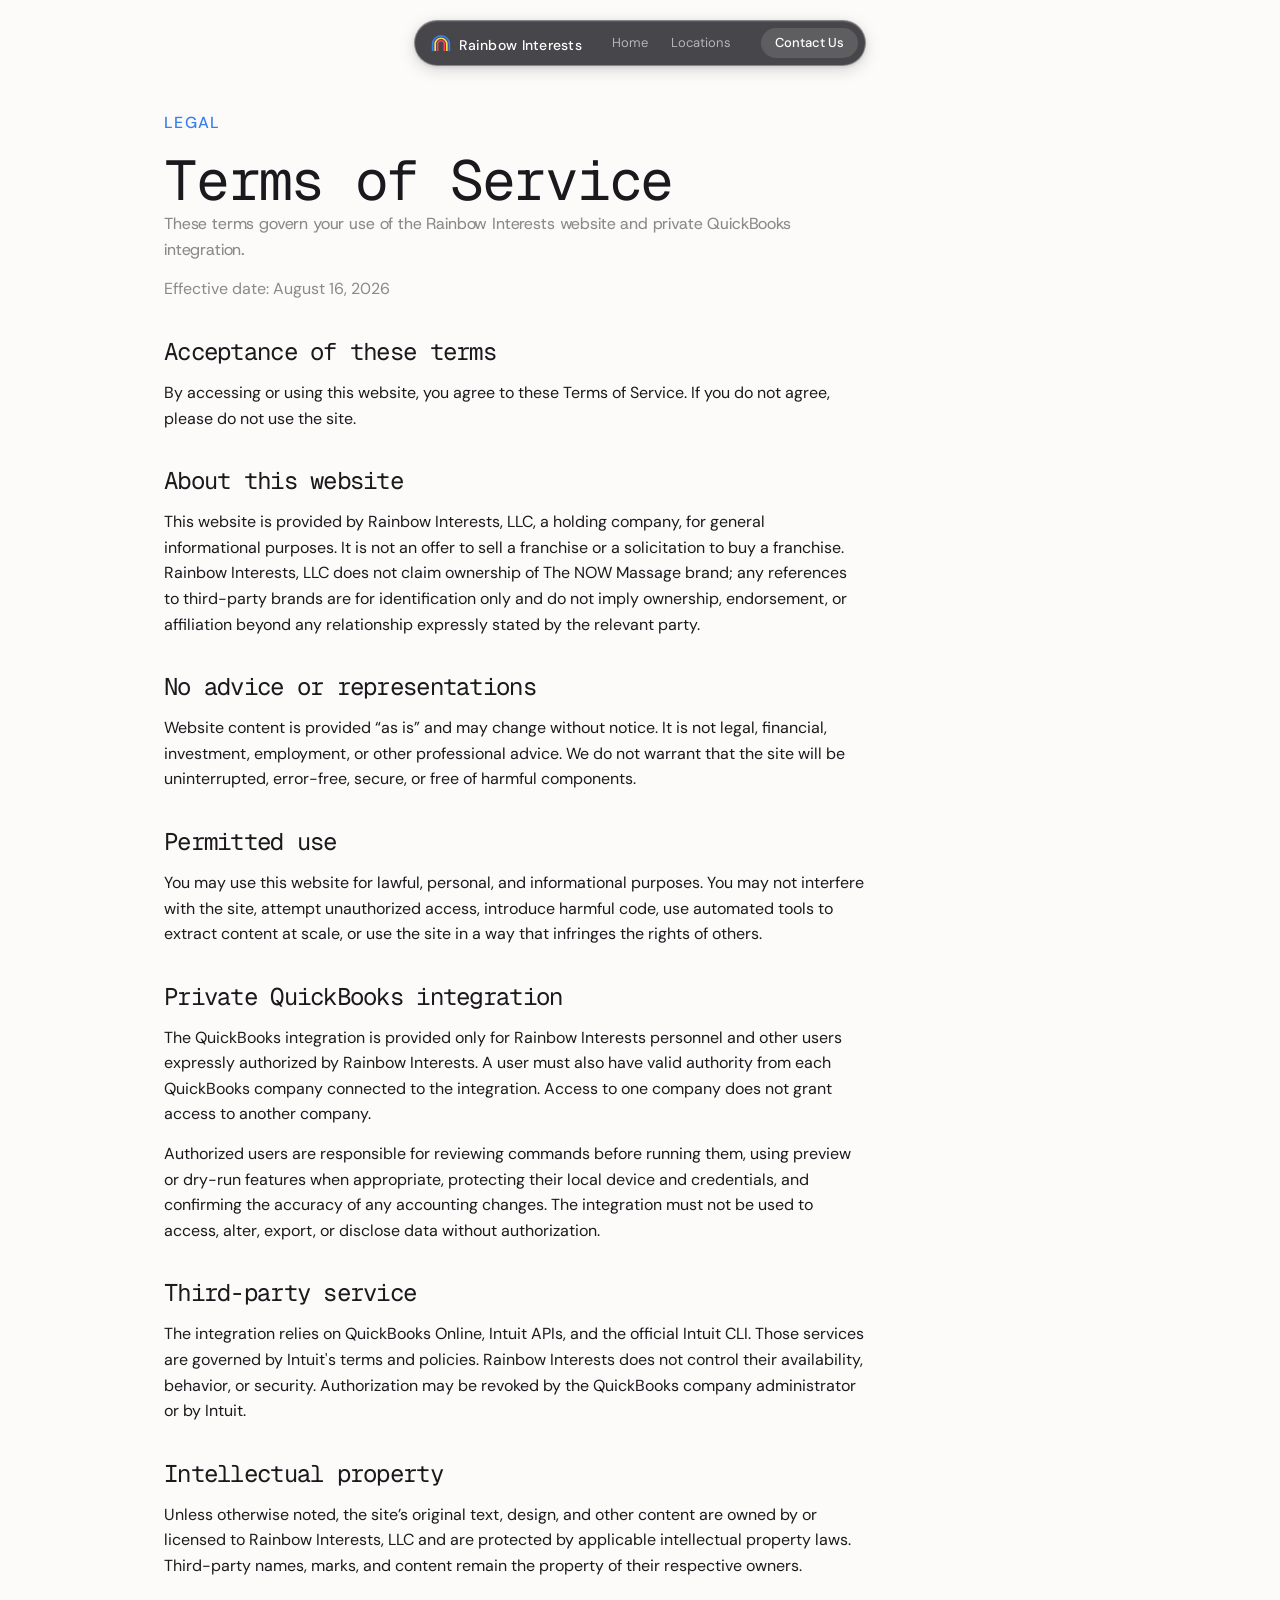
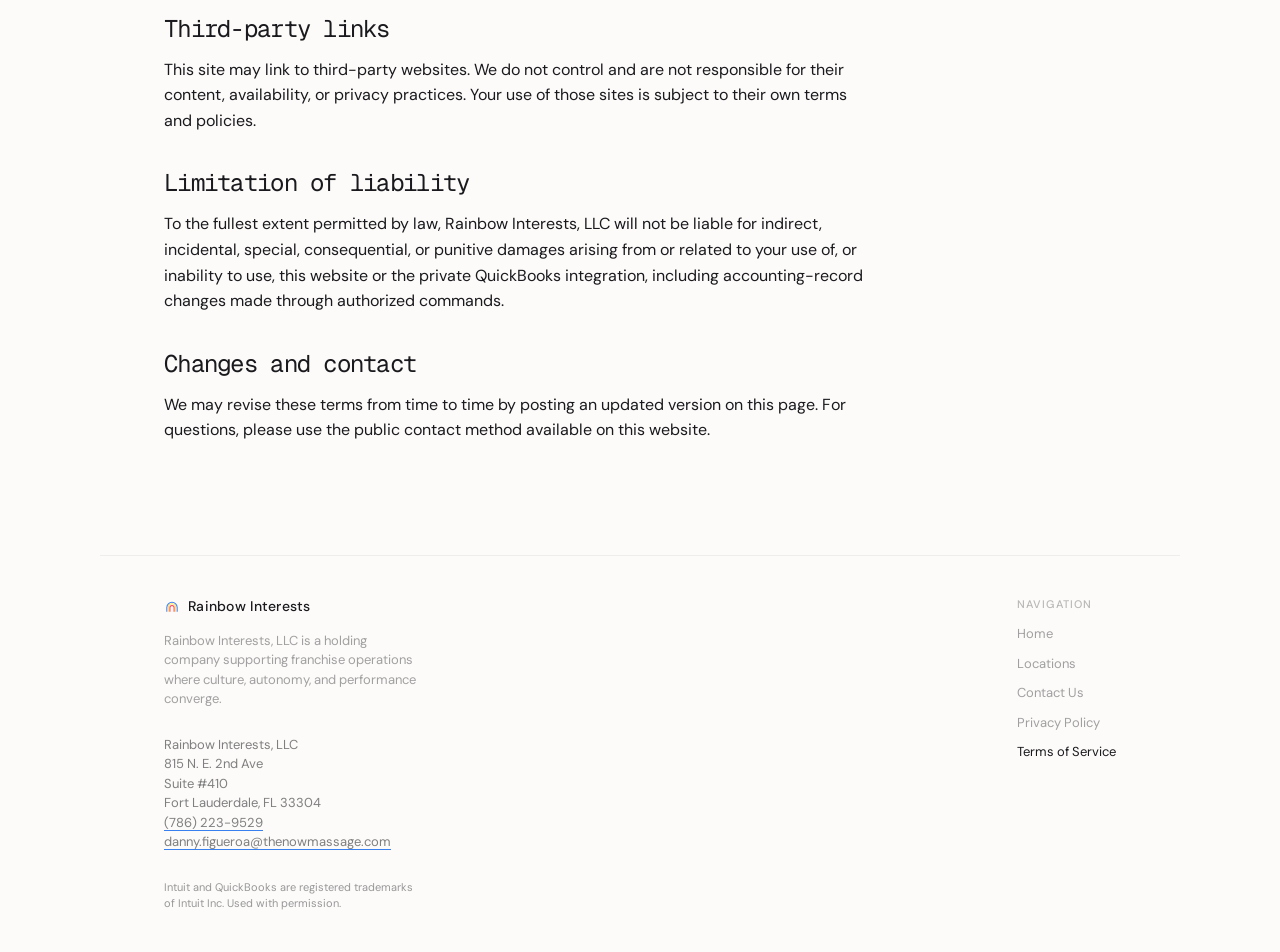
<file: terms.html>
<!doctype html>
<html lang="en">
<head>
  <script>document.documentElement.classList.add('js');</script>
  <meta charset="utf-8">
  <meta name="viewport" content="width=device-width, initial-scale=1">
  <title>Terms of Service | Rainbow Interests</title>
  <meta name="description" content="Terms of Service for Rainbow Interests, LLC.">
  <link rel="preconnect" href="https://fonts.googleapis.com">
  <link rel="preconnect" href="https://fonts.gstatic.com" crossorigin>
  <link href="https://fonts.googleapis.com/css2?family=DM+Sans:wght@400;500&family=Host+Grotesk:wght@400&family=Geist+Mono:wght@300;400;500;600&display=swap" rel="stylesheet">
  <link rel="stylesheet" href="site.css">
  <link rel="stylesheet" href="legal.css">
  <script src="site.js" defer></script>
</head>
<body>
  <div class="page">
    <!-- site-nav -->
    <nav class="nav-outer" aria-label="Primary navigation">
      <div class="nav-pill" id="navPill">
        <a href="index.html" class="nav-logo-group">
          <img src="logo-dark.svg" alt="Rainbow Interests logo" class="nav-logo-img">
          <span class="nav-brand">Rainbow Interests</span>
        </a>
        <div class="nav-links">
          <a href="index.html">Home</a>
          <a href="locations.html">Locations</a>
        </div>
        <a href="contact.html" class="nav-get-started">Contact Us</a>
        <button type="button" class="nav-hamburger" id="hamburgerBtn" aria-label="Open menu" aria-expanded="false" aria-controls="mobileNav">
          <span></span>
        </button>
      </div>
    </nav>
    <!-- /site-nav -->

    <!-- site-overlay -->
    <div class="mobile-nav-overlay" id="mobileNav" role="dialog" aria-modal="true" aria-label="Menu" aria-hidden="true">
      <a href="index.html">Home</a>
      <a href="locations.html">Locations</a>
      <a href="contact.html">Contact Us</a>
      <button type="button" class="mobile-nav-close" id="mobileNavClose" aria-label="Close menu"></button>
    </div>
    <!-- /site-overlay -->

    <main class="legal-main content-wrap">
      <p class="eyebrow">Legal</p>
      <h1>Terms of Service</h1>
      <p class="intro">These terms govern your use of the Rainbow Interests website and private QuickBooks integration.</p>
      <p class="effective">Effective date: August 16, 2026</p>

      <section class="legal-section"><h2>Acceptance of these terms</h2><p>By accessing or using this website, you agree to these Terms of Service. If you do not agree, please do not use the site.</p></section>
      <section class="legal-section"><h2>About this website</h2><p>This website is provided by Rainbow Interests, LLC, a holding company, for general informational purposes. It is not an offer to sell a franchise or a solicitation to buy a franchise. Rainbow Interests, LLC does not claim ownership of The NOW Massage brand; any references to third-party brands are for identification only and do not imply ownership, endorsement, or affiliation beyond any relationship expressly stated by the relevant party.</p></section>
      <section class="legal-section"><h2>No advice or representations</h2><p>Website content is provided “as is” and may change without notice. It is not legal, financial, investment, employment, or other professional advice. We do not warrant that the site will be uninterrupted, error-free, secure, or free of harmful components.</p></section>
      <section class="legal-section"><h2>Permitted use</h2><p>You may use this website for lawful, personal, and informational purposes. You may not interfere with the site, attempt unauthorized access, introduce harmful code, use automated tools to extract content at scale, or use the site in a way that infringes the rights of others.</p></section>
      <section class="legal-section"><h2>Private QuickBooks integration</h2><p>The QuickBooks integration is provided only for Rainbow Interests personnel and other users expressly authorized by Rainbow Interests. A user must also have valid authority from each QuickBooks company connected to the integration. Access to one company does not grant access to another company.</p><p>Authorized users are responsible for reviewing commands before running them, using preview or dry-run features when appropriate, protecting their local device and credentials, and confirming the accuracy of any accounting changes. The integration must not be used to access, alter, export, or disclose data without authorization.</p></section>
      <section class="legal-section"><h2>Third-party service</h2><p>The integration relies on QuickBooks Online, Intuit APIs, and the official Intuit CLI. Those services are governed by Intuit's terms and policies. Rainbow Interests does not control their availability, behavior, or security. Authorization may be revoked by the QuickBooks company administrator or by Intuit.</p></section>
      <section class="legal-section"><h2>Intellectual property</h2><p>Unless otherwise noted, the site’s original text, design, and other content are owned by or licensed to Rainbow Interests, LLC and are protected by applicable intellectual property laws. Third-party names, marks, and content remain the property of their respective owners.</p></section>
      <section class="legal-section"><h2>Third-party links</h2><p>This site may link to third-party websites. We do not control and are not responsible for their content, availability, or privacy practices. Your use of those sites is subject to their own terms and policies.</p></section>
      <section class="legal-section"><h2>Limitation of liability</h2><p>To the fullest extent permitted by law, Rainbow Interests, LLC will not be liable for indirect, incidental, special, consequential, or punitive damages arising from or related to your use of, or inability to use, this website or the private QuickBooks integration, including accounting-record changes made through authorized commands.</p></section>
      <section class="legal-section"><h2>Changes and contact</h2><p>We may revise these terms from time to time by posting an updated version on this page. For questions, please use the public contact method available on this website.</p></section>
    </main>

    <!-- site-footer -->
    <footer class="footer content-wrap">
      <div class="footer-left">
        <a href="index.html" class="footer-logo">
          <svg viewBox="-20 -40 240 170" xmlns="http://www.w3.org/2000/svg">
            <path d="M 20 120 L 20 60 A 80 80 0 0 1 180 60 L 180 120" fill="none" stroke="#387FEF" stroke-width="16" stroke-linecap="square"/>
            <path d="M 44 120 L 44 60 A 56 56 0 0 1 156 60 L 156 120" fill="none" stroke="#FFE154" stroke-width="16" stroke-linecap="square"/>
            <path d="M 68 120 L 68 60 A 32 32 0 0 1 132 60 L 132 120" fill="none" stroke="#FF3F5A" stroke-width="16" stroke-linecap="square"/>
          </svg>
          <span>Rainbow Interests</span>
        </a>
        <p class="footer-desc">Rainbow Interests, LLC is a holding company supporting franchise operations where culture, autonomy, and performance converge.</p>
        <address class="footer-address">Rainbow Interests, LLC<br>815 N. E. 2nd Ave<br>Suite #410<br>Fort Lauderdale, FL 33304<br><a href="tel:+17862239529">(786) 223-9529</a><br><a href="mailto:danny.figueroa@thenowmassage.com">danny.figueroa@thenowmassage.com</a></address>
        <p class="trademark-notice">Intuit and QuickBooks are registered trademarks of Intuit Inc. Used with permission.</p>
      </div>
      <div class="footer-right">
        <span class="footer-right-heading">Navigation</span>
        <nav class="footer-nav" aria-label="Footer navigation">
          <a href="index.html">Home</a>
          <a href="locations.html">Locations</a>
          <a href="contact.html">Contact Us</a>
          <a href="privacy.html">Privacy Policy</a>
          <a href="terms.html" aria-current="page">Terms of Service</a>
        </nav>
      </div>
    </footer>
    <!-- /site-footer -->
  </div>
</body>
</html>
</file>
<file: site.css>
*, *::before, *::after {
  margin: 0;
  padding: 0;
  box-sizing: border-box;
}

html {
  scroll-behavior: smooth;
  overflow-x: clip;
}

body {
  font-family: 'DM Sans', sans-serif;
  font-size: 16px;
  font-weight: 400;
  line-height: 1.5;
  color: rgb(26, 26, 30);
  background: rgb(252, 251, 249);
  min-height: 100vh;
  min-width: 320px;
}

a {
  color: inherit;
  text-decoration: none;
}

img {
  max-width: 100%;
  height: auto;
}

/* ─── PAGE SHELL ─── */
.page {
  position: relative;
  width: 100%;
  min-height: 100vh;
  background: rgb(252, 251, 249);
}

body.nav-open {
  overflow: hidden;
}

.content-wrap {
  width: 100%;
  max-width: 1080px;
  margin: 0 auto;
  padding-left: 64px;
  padding-right: 64px;
}

/* ─── NAVBAR ─── */
.nav-outer {
  position: sticky;
  top: 0;
  z-index: 1000;
  width: 100%;
  padding: 20px 32px;
  display: flex;
  justify-content: center;
  pointer-events: none;
}

.nav-pill {
  pointer-events: auto;
  display: flex;
  align-items: center;
  gap: 20px;
  width: fit-content;
  background: rgba(26, 26, 30, 0.8);
  backdrop-filter: blur(20px) saturate(1.3);
  -webkit-backdrop-filter: blur(20px) saturate(1.3);
  border-radius: 100px;
  padding: 7px 7px 7px 16px;
  border: 1.5px solid rgba(255, 255, 255, 0.35);
  box-shadow: 0 4px 16px rgba(0, 0, 0, 0.15), 0 1px 4px rgba(0, 0, 0, 0.1), inset 0 1px 1px rgba(255, 255, 255, 0.1);
  transition: all 0.4s cubic-bezier(0.16, 1, 0.3, 1);
}

.nav-pill.scrolled {
  background: rgba(26, 26, 30, 0.92);
  border-color: rgba(255, 255, 255, 0.25);
  box-shadow: 0 8px 32px rgba(0, 0, 0, 0.2), 0 2px 8px rgba(0, 0, 0, 0.12), inset 0 1px 1px rgba(255, 255, 255, 0.1);
}

.nav-logo-group {
  display: flex;
  align-items: baseline;
  gap: 8px;
  flex-shrink: 0;
  text-decoration: none;
}

.nav-logo-img {
  width: 20px;
  height: 20px;
  flex-shrink: 0;
  object-fit: contain;
  vertical-align: baseline;
  position: relative;
  top: 3px;
}

.nav-brand {
  font-family: 'DM Sans', sans-serif;
  font-size: 14px;
  font-weight: 500;
  letter-spacing: 0.02em;
  color: white;
  white-space: nowrap;
}

.nav-links {
  display: flex;
  align-items: center;
  gap: 2px;
}

.nav-links a {
  font-family: 'DM Sans', sans-serif;
  font-size: 13px;
  font-weight: 400;
  color: rgba(255, 255, 255, 0.6);
  padding: 5px 10px;
  border-radius: 48px;
  white-space: nowrap;
  transition: color 0.2s ease;
  letter-spacing: 0.01em;
}

.nav-links a:hover,
.nav-links a[aria-current="page"] {
  color: white;
}

.nav-get-started {
  display: flex;
  align-items: center;
  justify-content: center;
  height: 30px;
  padding: 6px 14px;
  border-radius: 48px;
  background: rgba(255, 255, 255, 0.12);
  border: none;
  font-family: 'DM Sans', sans-serif;
  font-size: 13px;
  font-weight: 500;
  color: white;
  cursor: pointer;
  white-space: nowrap;
  text-decoration: none;
  transition: background 0.2s ease;
}

.nav-get-started:hover,
.nav-get-started[aria-current="page"] {
  background: rgba(255, 255, 255, 0.2);
}

/* ─── MOBILE NAV ─── */
.nav-hamburger {
  display: none;
  align-items: center;
  justify-content: center;
  width: 30px;
  height: 30px;
  background: transparent;
  border: none;
  cursor: pointer;
  padding: 0;
  flex-shrink: 0;
}

.nav-hamburger span {
  display: block;
  width: 16px;
  height: 1.5px;
  background: white;
  position: relative;
}

.nav-hamburger span::before,
.nav-hamburger span::after {
  content: '';
  display: block;
  width: 16px;
  height: 1.5px;
  background: white;
  position: absolute;
  left: 0;
}

.nav-hamburger span::before { top: -5px; }
.nav-hamburger span::after { top: 5px; }

.nav-hamburger:focus-visible,
.mobile-nav-overlay a:focus-visible,
.mobile-nav-close:focus-visible {
  outline: 2px solid rgb(56, 127, 239);
  outline-offset: 4px;
}

.mobile-nav-overlay {
  display: none;
  position: fixed;
  top: 0;
  left: 0;
  width: 100%;
  height: 100%;
  background: rgb(252, 251, 249);
  z-index: 2000;
  flex-direction: column;
  align-items: center;
  justify-content: center;
  gap: 8px;
  padding: 72px 24px 120px;
}

.mobile-nav-overlay.active {
  display: flex;
}

.mobile-nav-overlay a {
  display: block;
  font-family: 'Geist Mono', monospace;
  font-size: 32px;
  font-weight: 400;
  line-height: 1.15;
  padding: 10px 16px;
  color: rgb(26, 26, 30);
  transition: opacity 0.2s;
}

.mobile-nav-overlay a:hover {
  opacity: 0.5;
}

.mobile-nav-close {
  position: absolute;
  bottom: 48px;
  left: 50%;
  transform: translateX(-50%);
  width: 44px;
  height: 44px;
  border-radius: 50%;
  background: rgb(26, 26, 30);
  border: none;
  cursor: pointer;
  display: flex;
  align-items: center;
  justify-content: center;
}

.mobile-nav-close::before,
.mobile-nav-close::after {
  content: '';
  position: absolute;
  width: 14px;
  height: 1.5px;
  background: white;
}

.mobile-nav-close::before { transform: rotate(45deg); }
.mobile-nav-close::after { transform: rotate(-45deg); }

/* ─── INNER PAGE HEADER ─── */
.page-header {
  padding-top: 24px;
}

.page-header h1 {
  font-family: 'Geist Mono', monospace;
  font-size: 56px;
  font-weight: 400;
  line-height: 1.1em;
  letter-spacing: -0.04em;
  color: rgb(26, 26, 30);
  margin-bottom: 16px;
}

.page-header p {
  font-family: 'Host Grotesk', sans-serif;
  font-size: 18px;
  font-weight: 400;
  line-height: 1.5em;
  color: rgba(26, 26, 30, 0.5);
  max-width: 480px;
  letter-spacing: -0.01em;
}

/* ─── FOOTER ─── */
.footer {
  border-top: 1px solid rgba(26, 26, 30, 0.06);
  padding-top: 40px;
  padding-bottom: 40px;
  display: flex;
  justify-content: space-between;
  align-items: flex-start;
  gap: 40px;
}

.footer-left {
  max-width: 260px;
  display: flex;
  flex-direction: column;
  gap: 14px;
}

.footer-logo {
  display: flex;
  align-items: center;
  gap: 8px;
}

.footer-logo svg {
  width: 16px;
  height: 11px;
}

.footer-logo span,
.footer-brand {
  font-family: 'DM Sans', sans-serif;
  font-size: 14px;
  font-weight: 500;
  letter-spacing: 0.02em;
}

.footer-desc,
.footer-description {
  font-size: 13px;
  line-height: 1.5em;
  color: rgba(26, 26, 30, 0.4);
}

.footer-address {
  margin-top: 12px;
  color: rgba(26, 26, 30, 0.55);
  font-size: 13px;
  font-style: normal;
  line-height: 1.5em;
}

.footer-address a {
  color: inherit;
  text-decoration: underline;
  text-decoration-color: rgb(56, 127, 239);
  text-decoration-thickness: 1px;
  text-underline-offset: 3px;
}

.footer-address a:hover {
  color: rgb(56, 127, 239);
}

.trademark-notice {
  max-width: 330px;
  margin: 14px 0 0;
  color: rgba(26, 26, 30, 0.44);
  font-size: 11px;
  line-height: 1.45;
}

.footer-right {
  display: flex;
  flex-direction: column;
  gap: 12px;
}

.footer-right-heading {
  font-size: 11px;
  font-weight: 500;
  letter-spacing: 0.1em;
  text-transform: uppercase;
  color: rgba(26, 26, 30, 0.3);
}

.footer-nav,
.footer-links {
  display: flex;
  flex-direction: column;
  gap: 10px;
}

.footer-nav a,
.footer-links a {
  font-size: 13px;
  color: rgba(26, 26, 30, 0.4);
  transition: color 0.2s ease;
}

.footer-nav a:hover,
.footer-links a:hover,
.footer-nav a[aria-current="page"],
.footer-links a[aria-current="page"] {
  color: rgb(26, 26, 30);
}

/* ─── RESPONSIVE: TABLET ─── */
@media (max-width: 1024px) {
  .content-wrap {
    padding-left: 48px;
    padding-right: 48px;
  }

  .page-header h1 {
    font-size: 48px;
  }
}

/* ─── RESPONSIVE: MOBILE ─── */
@media (max-width: 768px) {
  html.js .nav-links { display: none; }
  html.js .nav-get-started { display: none; }
  html.js .nav-hamburger { display: flex; }

  html:not(.js) .nav-hamburger { display: none; }
  html:not(.js) .nav-pill {
    flex-wrap: wrap;
    justify-content: center;
    max-width: 100%;
  }
  html:not(.js) .nav-links {
    display: flex;
    flex-wrap: wrap;
    justify-content: center;
  }
  html:not(.js) .nav-get-started { display: flex; }
  html:not(.js) .mobile-nav-overlay { display: none !important; }

  .nav-pill { gap: 10px; padding: 7px 10px 7px 14px; }
  .nav-outer { padding: 12px 16px; }

  .content-wrap {
    padding-left: 24px;
    padding-right: 24px;
  }

  .page-header {
    padding-top: 16px;
  }

  .page-header h1 {
    font-size: 32px;
  }

  .footer {
    padding-top: 28px;
    padding-bottom: 28px;
    flex-direction: column;
    gap: 28px;
  }

  .footer-left,
  .footer-right {
    max-width: 100%;
  }
}

@media (max-width: 400px) {
  .page-header h1 {
    font-size: 28px;
  }

  .mobile-nav-overlay a {
    font-size: 28px;
  }
}
</file>
<file: legal.css>
.legal-main {
  padding-top: 24px;
  padding-bottom: 80px;
}

.eyebrow {
  margin: 0 0 12px;
  color: rgb(56, 127, 239);
  font-size: 13px;
  font-weight: 500;
  letter-spacing: 0.08em;
  text-transform: uppercase;
}

.legal-main h1 {
  max-width: 680px;
  margin: 0;
  font-family: 'Geist Mono', monospace;
  font-size: clamp(36px, 7vw, 56px);
  font-weight: 400;
  letter-spacing: -0.04em;
  line-height: 1.1;
}

.intro {
  max-width: 650px;
  margin: 22px 0 0;
  color: rgba(26, 26, 30, 0.5);
  font-family: 'Host Grotesk', sans-serif;
  font-size: 18px;
  letter-spacing: -0.01em;
}

.effective {
  margin: 30px 0 42px;
  color: rgba(26, 26, 30, 0.5);
  font-size: 14px;
}

.legal-section {
  max-width: 700px;
  margin: 32px 0;
}

.legal-main h2 {
  margin: 0 0 10px;
  font-family: 'Geist Mono', monospace;
  font-size: 24px;
  font-weight: 400;
  letter-spacing: -0.03em;
}

.legal-main h3 {
  margin: 20px 0 8px;
  font-size: 16px;
}

.legal-main p,
.legal-main li,
.legal-main address {
  font-size: 16px;
  line-height: 1.6;
}

.legal-main p {
  margin: 0 0 14px;
}

.legal-main ul {
  margin: 0 0 14px;
  padding-left: 21px;
}

.legal-main li + li {
  margin-top: 6px;
}

.legal-main address {
  font-style: normal;
}

.legal-main a {
  text-decoration: underline;
  text-decoration-color: rgb(56, 127, 239);
  text-decoration-thickness: 1px;
  text-underline-offset: 3px;
}

.legal-main a:hover {
  color: rgb(56, 127, 239);
}

.notice {
  margin-top: 40px;
  padding: 18px 20px;
  border-left: 3px solid rgb(56, 127, 239);
  background: rgba(56, 127, 239, 0.07);
  font-size: 14px;
}

.trademark-notice {
  max-width: 330px;
  margin: 14px 0 0;
  color: rgba(26, 26, 30, 0.44);
  font-size: 11px;
  line-height: 1.45;
}

@media (max-width: 768px) {
  .legal-main {
    padding-top: 16px;
    padding-bottom: 56px;
  }
}
</file>
